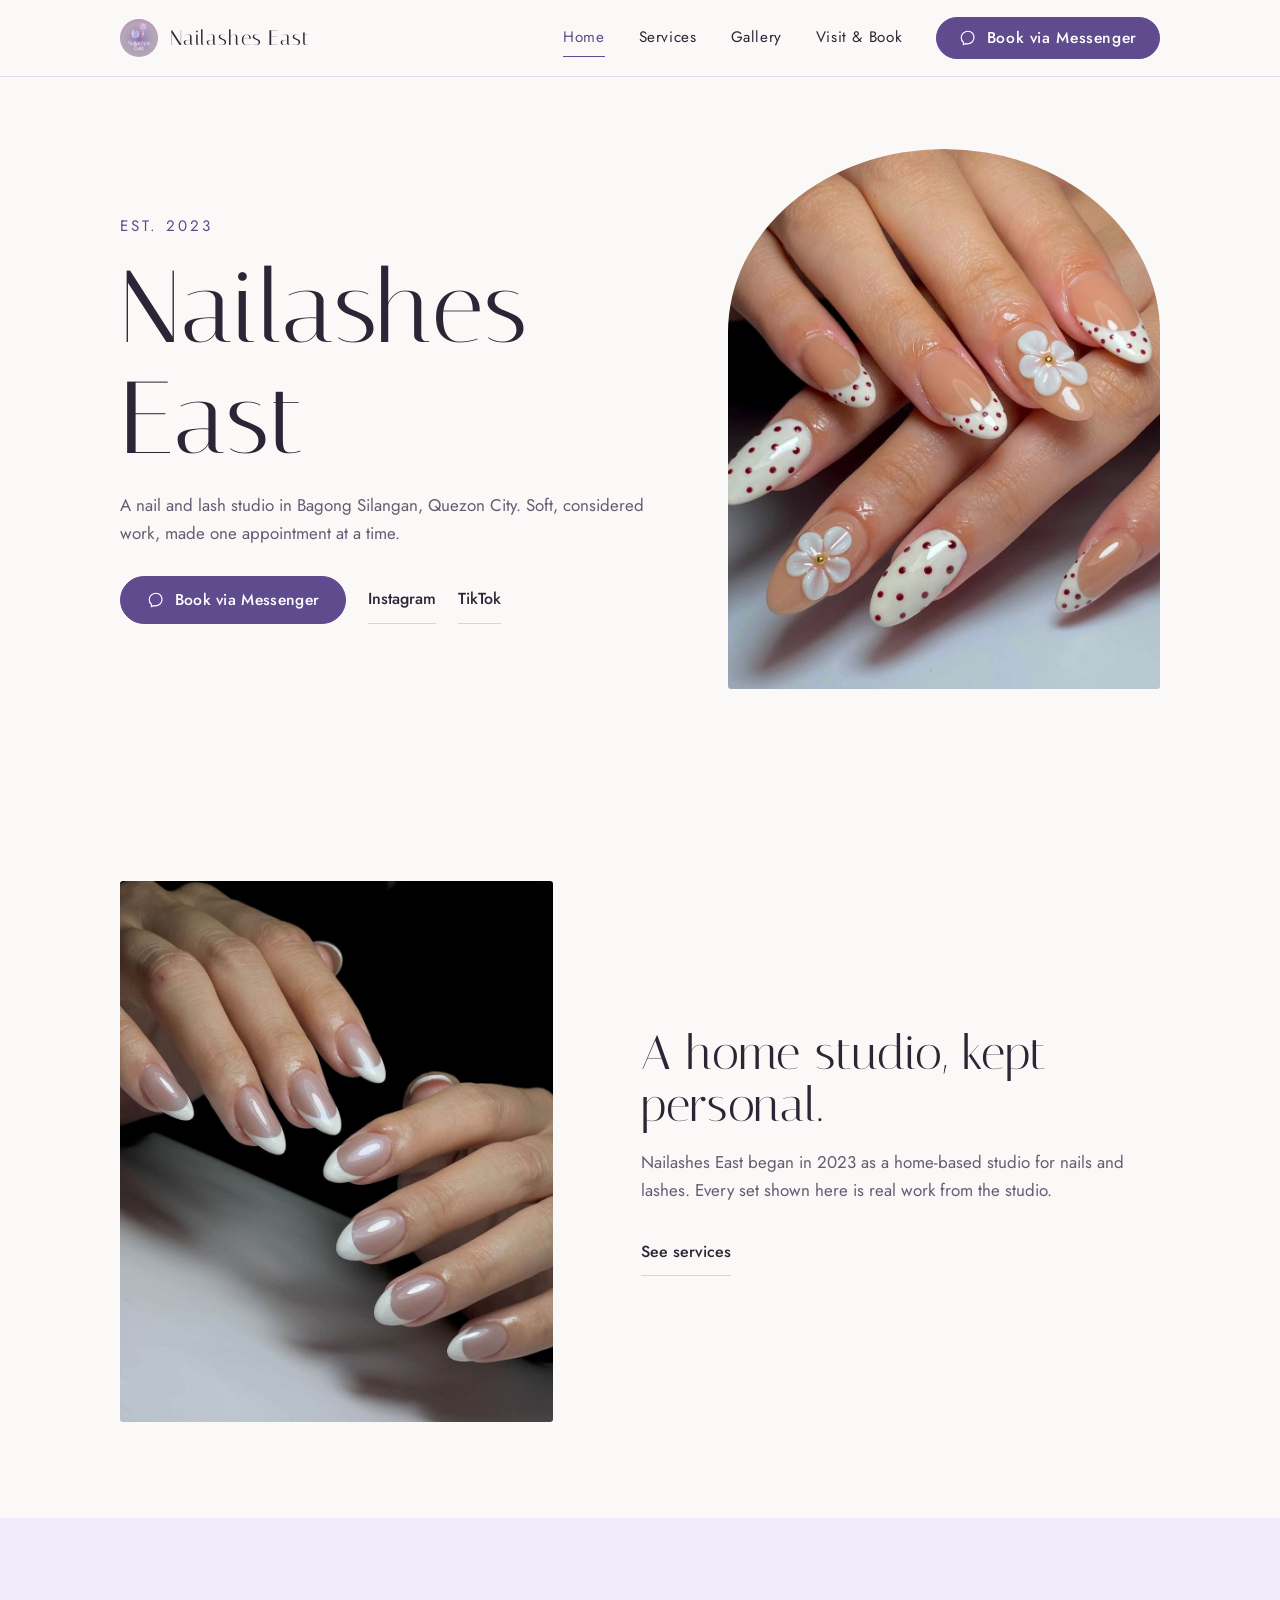
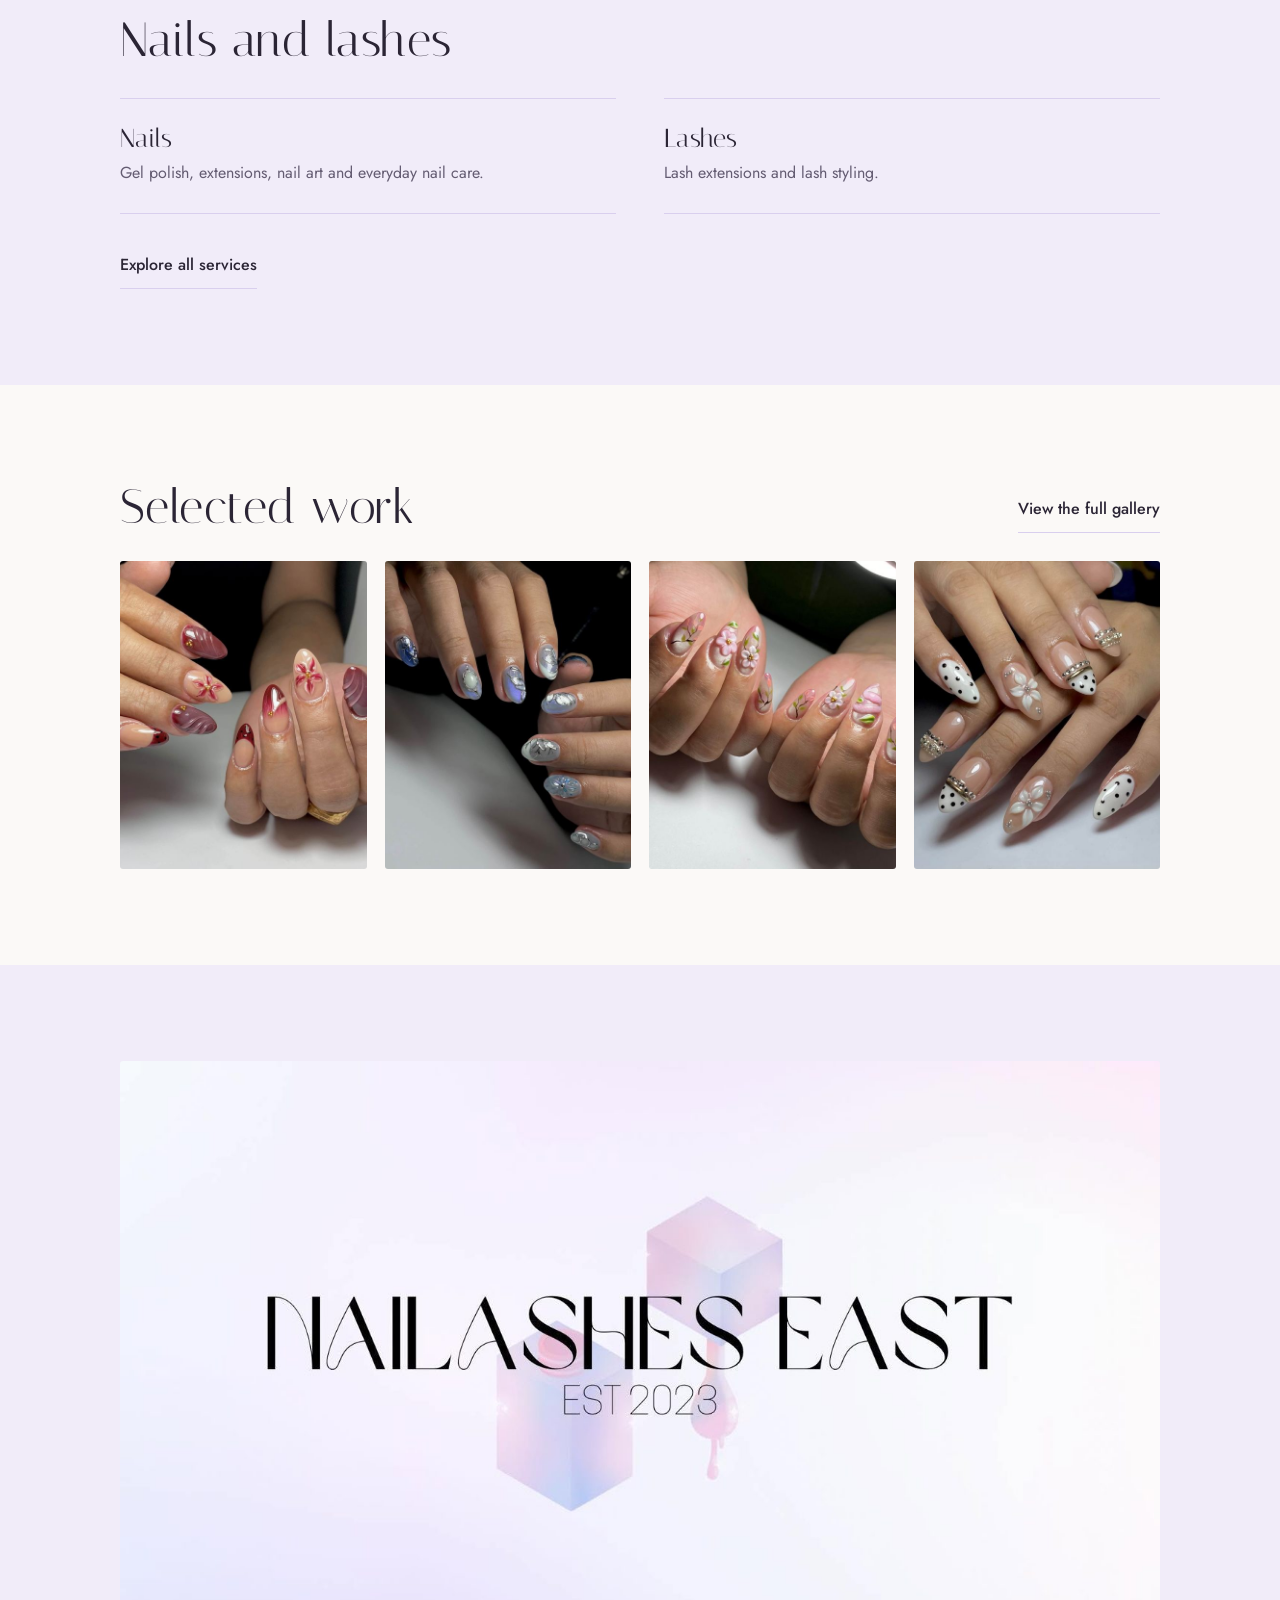
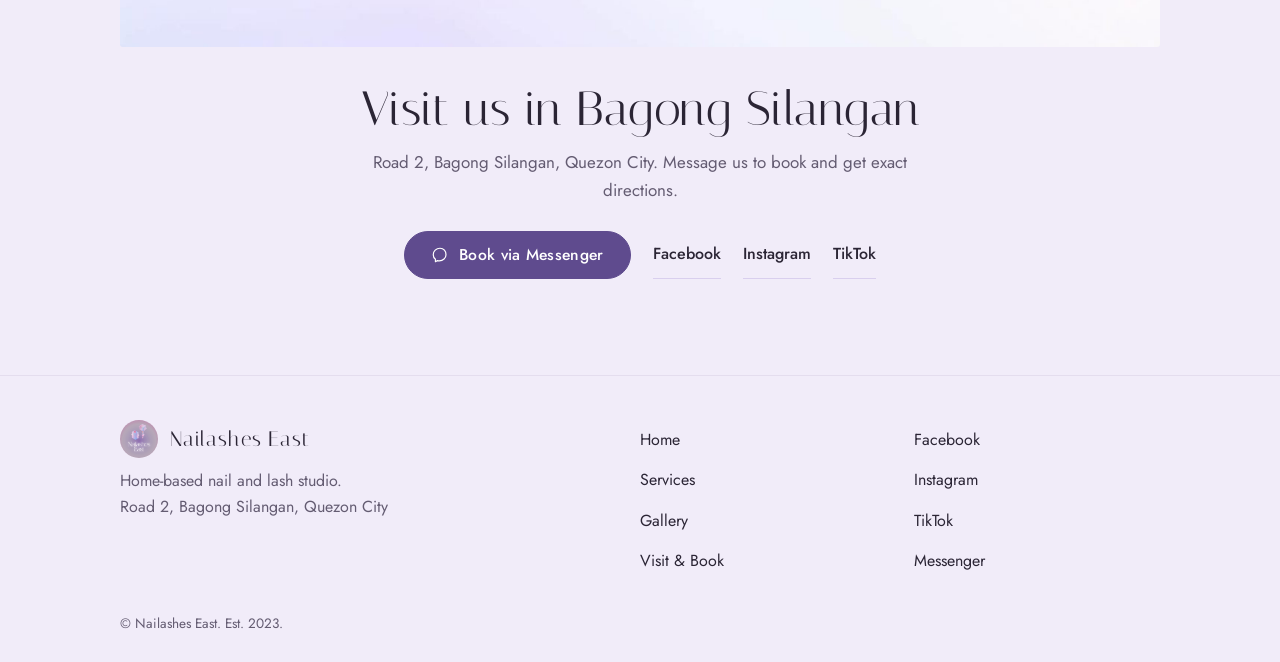
<file: index.html>
<!DOCTYPE html>
<html lang="en"><head><meta charset="utf-8">
<meta name="viewport" content="width=device-width,initial-scale=1">
<title>Nailashes East | Nail & Lash Studio, Quezon City</title><meta name="description" content="Home-based nail and lash studio in Bagong Silangan, Quezon City. Est. 2023.">
<meta name="theme-color" content="#FBF9F7">
<link rel="icon" type="image/svg+xml" href="assets/favicon.svg">
<link rel="preconnect" href="https://fonts.googleapis.com"><link rel="preconnect" href="https://fonts.gstatic.com" crossorigin>
<link rel="stylesheet" href="https://fonts.googleapis.com/css2?family=Italiana&family=Jost:wght@400;500&display=swap">
<link rel="stylesheet" href="css/style.css"></head><body>
<header class="site-header"><div class="wrap bar">
<a class="brand" href="index.html"><img src="assets/logo.jpg" alt="" width="38" height="38">Nailashes East</a>
<button class="menu-btn" aria-label="Menu" aria-expanded="false" aria-controls="nav"><span></span><span></span></button>
<nav class="nav" id="nav" aria-label="Main"><a href="index.html" aria-current="page">Home</a><a href="services.html">Services</a><a href="gallery.html">Gallery</a><a href="visit.html">Visit &amp; Book</a><a class="btn " href="https://m.me/nailashes.east.2025" target="_blank" rel="noopener"><svg viewBox="0 0 24 24" aria-hidden="true"><path d="M12 3C6.9 3 3 6.8 3 11.5c0 2.5 1.1 4.7 2.9 6.2V21l2.9-1.6c.7.2 1.4.3 2.2.3 5.1 0 9-3.8 9-8.2S17.1 3 12 3z" fill="none" stroke="currentColor" stroke-width="1.6" stroke-linejoin="round"/></svg>Book via Messenger</a></nav></div></header>
<main>
<section class="hero"><div class="wrap hero-grid">
<div><p class="est">EST. 2023</p><h1>Nailashes<br>East</h1>
<p class="lede">A nail and lash studio in Bagong Silangan, Quezon City. Soft, considered work, made one appointment at a time.</p>
<div class="row cta"><a class="btn " href="https://m.me/nailashes.east.2025" target="_blank" rel="noopener"><svg viewBox="0 0 24 24" aria-hidden="true"><path d="M12 3C6.9 3 3 6.8 3 11.5c0 2.5 1.1 4.7 2.9 6.2V21l2.9-1.6c.7.2 1.4.3 2.2.3 5.1 0 9-3.8 9-8.2S17.1 3 12 3z" fill="none" stroke="currentColor" stroke-width="1.6" stroke-linejoin="round"/></svg>Book via Messenger</a><a class="link" href="https://www.instagram.com/nailashes_east" target="_blank" rel="noopener">Instagram</a><a class="link" href="https://www.tiktok.com/@nailashes.east" target="_blank" rel="noopener">TikTok</a></div></div>
<div class="arch"><img src="assets/work-07.jpg" alt="Hands with white nails decorated with flowers and black dots" width="1200" height="1200" fetchpriority="high"></div>
</div></section>
<section class="section"><div class="wrap split">
<div class="photo rv"><img src="assets/work-01.jpg" alt="Soft white French tip nails" width="1200" height="1200" loading="lazy"></div>
<div class="rv"><h2>A home studio, kept personal.</h2>
<p class="lede">Nailashes East began in 2023 as a home-based studio for nails and lashes. Every set shown here is real work from the studio.</p>
<a class="link" href="services.html">See services</a></div></div></section>
<section class="section band"><div class="wrap rv"><h2>Nails and lashes</h2>
<div class="offer"><div><h3>Nails</h3><p>Gel polish, extensions, nail art and everyday nail care.</p></div>
<div><h3>Lashes</h3><p>Lash extensions and lash styling.</p></div></div>
<p style="margin-top:28px"><a class="link" href="services.html">Explore all services</a></p></div></section>
<section class="section"><div class="wrap"><div class="sec-head rv"><h2>Selected work</h2><a class="link" href="gallery.html">View the full gallery</a></div>
<div class="teaser rv">
<a href="gallery.html" aria-label="Open gallery"><img src="assets/thumb/work-03.jpg" alt="Nail art in red and nude tones" width="640" height="640" loading="lazy"></a>
<a href="gallery.html" aria-label="Open gallery"><img src="assets/thumb/work-05.jpg" alt="Chrome and glossy blue nails" width="640" height="640" loading="lazy"></a>
<a href="gallery.html" aria-label="Open gallery"><img src="assets/thumb/work-06.jpg" alt="Pastel nails with small charms" width="640" height="640" loading="lazy"></a>
<a href="gallery.html" aria-label="Open gallery"><img src="assets/thumb/work-02.jpg" alt="Polka dot nails with flower details" width="640" height="640" loading="lazy"></a></div></div></section>
<section class="section band"><div class="wrap close rv">
<div class="banner"><img src="assets/banner.jpg" alt="Nailashes East" width="1400" height="789" loading="lazy"></div>
<h2>Visit us in Bagong Silangan</h2>
<p class="lede">Road 2, Bagong Silangan, Quezon City. Message us to book and get exact directions.</p>
<div class="row cta"><a class="btn " href="https://m.me/nailashes.east.2025" target="_blank" rel="noopener"><svg viewBox="0 0 24 24" aria-hidden="true"><path d="M12 3C6.9 3 3 6.8 3 11.5c0 2.5 1.1 4.7 2.9 6.2V21l2.9-1.6c.7.2 1.4.3 2.2.3 5.1 0 9-3.8 9-8.2S17.1 3 12 3z" fill="none" stroke="currentColor" stroke-width="1.6" stroke-linejoin="round"/></svg>Book via Messenger</a><a class="link" href="https://www.facebook.com/nailashes.east.2025" target="_blank" rel="noopener">Facebook</a><a class="link" href="https://www.instagram.com/nailashes_east" target="_blank" rel="noopener">Instagram</a><a class="link" href="https://www.tiktok.com/@nailashes.east" target="_blank" rel="noopener">TikTok</a></div></div></section></main>
<footer class="site-footer"><div class="wrap"><div class="foot">
<div><a class="brand" href="index.html"><img src="assets/logo.jpg" alt="" width="38" height="38">Nailashes East</a>
<p class="muted">Home-based nail and lash studio.<br>Road 2, Bagong Silangan, Quezon City</p></div>
<nav aria-label="Footer"><a href="index.html">Home</a><a href="services.html">Services</a><a href="gallery.html">Gallery</a><a href="visit.html">Visit &amp; Book</a></nav>
<div class="soc"><a href="https://www.facebook.com/nailashes.east.2025" target="_blank" rel="noopener">Facebook</a><a href="https://www.instagram.com/nailashes_east" target="_blank" rel="noopener">Instagram</a><a href="https://www.tiktok.com/@nailashes.east" target="_blank" rel="noopener">TikTok</a><a href="https://m.me/nailashes.east.2025" target="_blank" rel="noopener">Messenger</a></div></div>
<p class="fine">&copy; Nailashes East. Est. 2023.</p></div></footer>
<div class="dock"><a class="btn " href="https://m.me/nailashes.east.2025" target="_blank" rel="noopener"><svg viewBox="0 0 24 24" aria-hidden="true"><path d="M12 3C6.9 3 3 6.8 3 11.5c0 2.5 1.1 4.7 2.9 6.2V21l2.9-1.6c.7.2 1.4.3 2.2.3 5.1 0 9-3.8 9-8.2S17.1 3 12 3z" fill="none" stroke="currentColor" stroke-width="1.6" stroke-linejoin="round"/></svg>Book via Messenger</a></div>
<script src="js/main.js"></script></body></html>
</file>
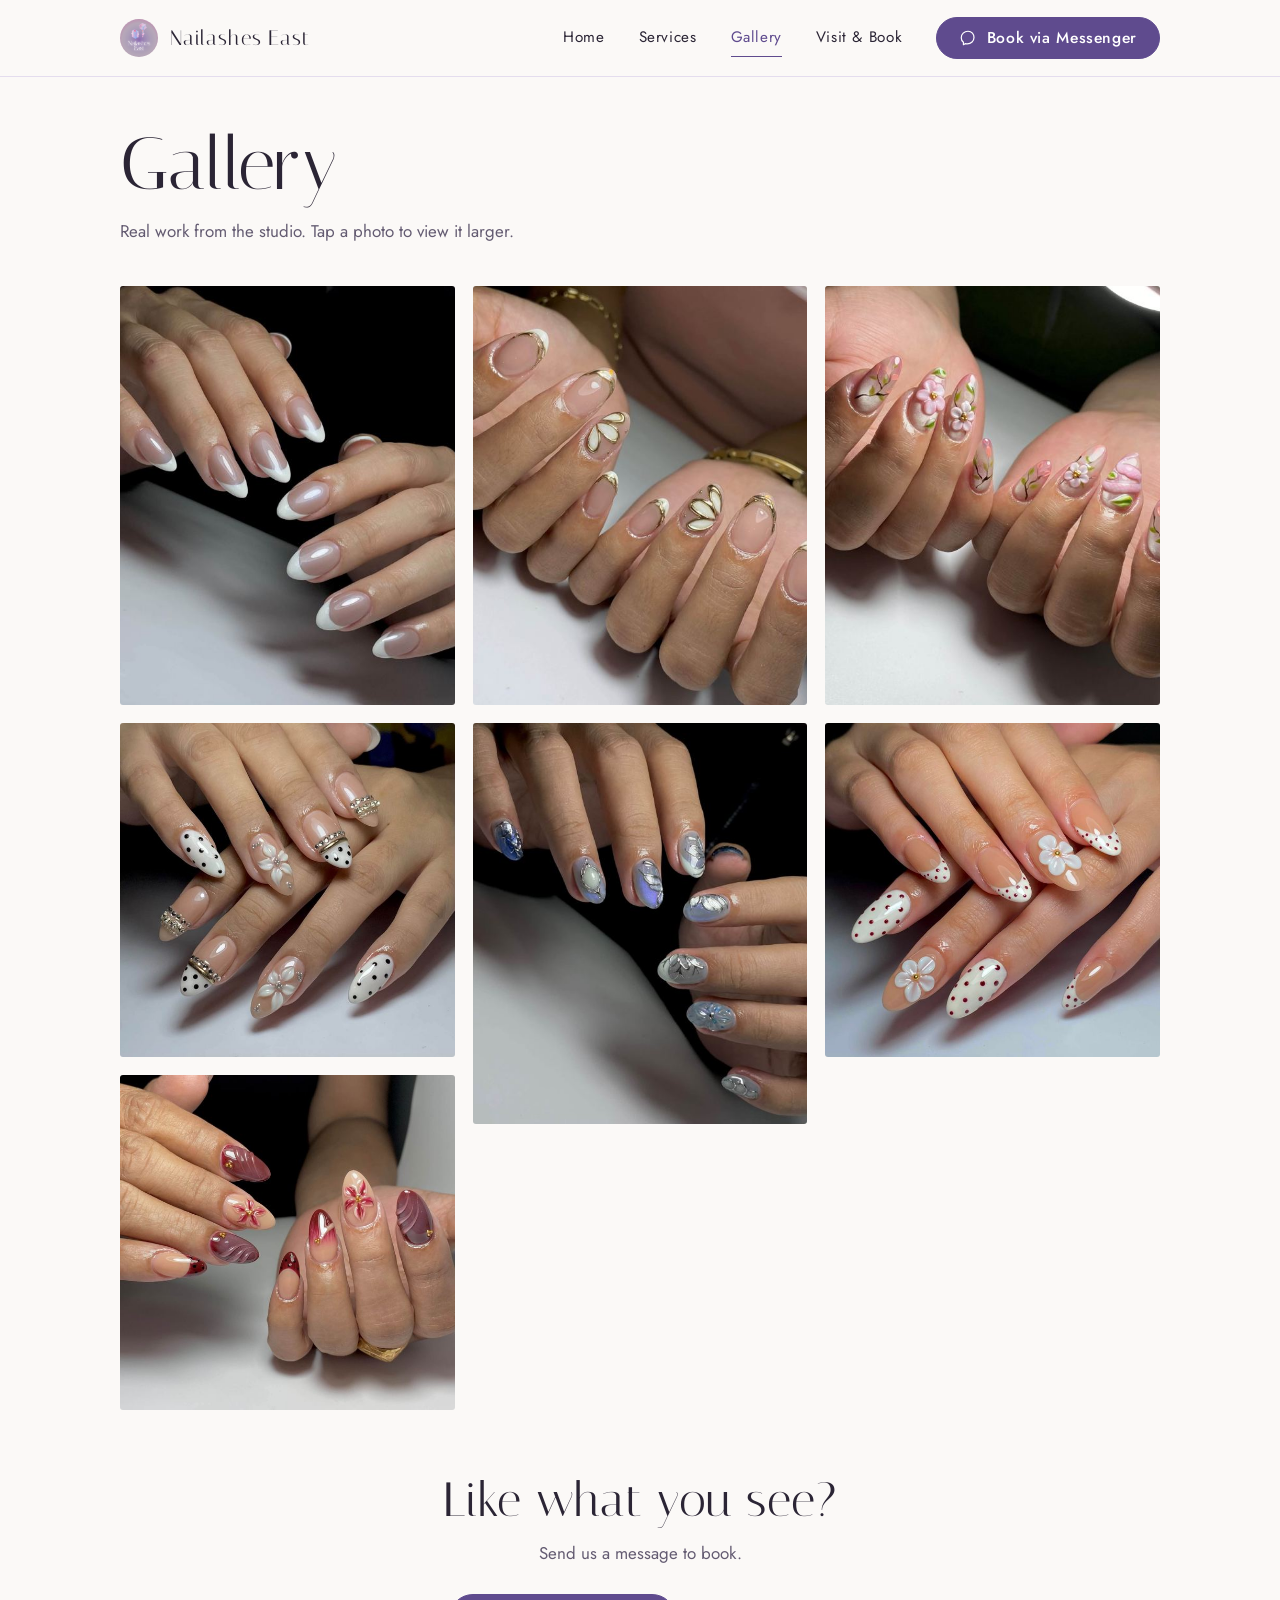
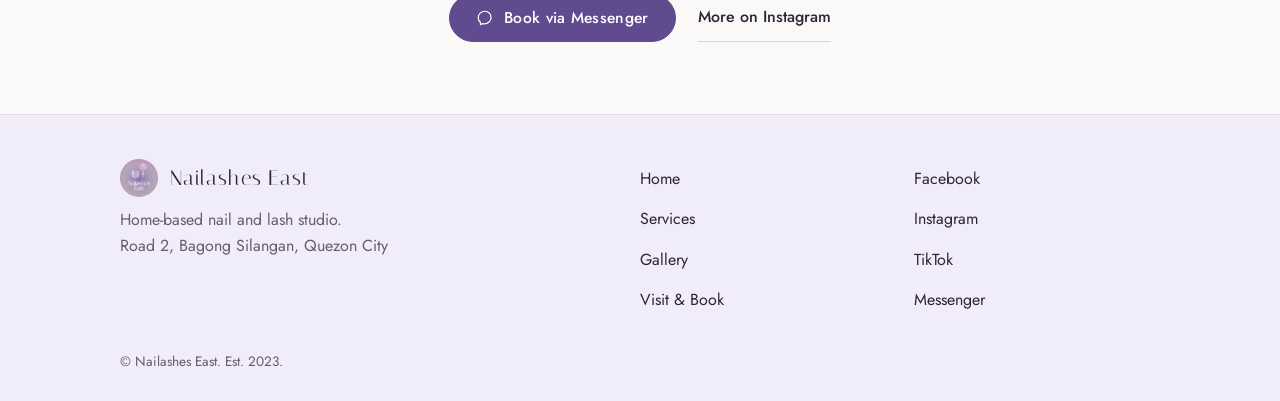
<file: gallery.html>
<!DOCTYPE html>
<html lang="en"><head><meta charset="utf-8">
<meta name="viewport" content="width=device-width,initial-scale=1">
<title>Gallery | Nailashes East</title><meta name="description" content="Real nail work from Nailashes East.">
<meta name="theme-color" content="#FBF9F7">
<link rel="icon" type="image/svg+xml" href="assets/favicon.svg">
<link rel="preconnect" href="https://fonts.googleapis.com"><link rel="preconnect" href="https://fonts.gstatic.com" crossorigin>
<link rel="stylesheet" href="https://fonts.googleapis.com/css2?family=Italiana&family=Jost:wght@400;500&display=swap">
<link rel="stylesheet" href="css/style.css"></head><body>
<header class="site-header"><div class="wrap bar">
<a class="brand" href="index.html"><img src="assets/logo.jpg" alt="" width="38" height="38">Nailashes East</a>
<button class="menu-btn" aria-label="Menu" aria-expanded="false" aria-controls="nav"><span></span><span></span></button>
<nav class="nav" id="nav" aria-label="Main"><a href="index.html">Home</a><a href="services.html">Services</a><a href="gallery.html" aria-current="page">Gallery</a><a href="visit.html">Visit &amp; Book</a><a class="btn " href="https://m.me/nailashes.east.2025" target="_blank" rel="noopener"><svg viewBox="0 0 24 24" aria-hidden="true"><path d="M12 3C6.9 3 3 6.8 3 11.5c0 2.5 1.1 4.7 2.9 6.2V21l2.9-1.6c.7.2 1.4.3 2.2.3 5.1 0 9-3.8 9-8.2S17.1 3 12 3z" fill="none" stroke="currentColor" stroke-width="1.6" stroke-linejoin="round"/></svg>Book via Messenger</a></nav></div></header>
<main><div class="wrap"><div class="page-title"><h1>Gallery</h1>
<p class="lede">Real work from the studio. Tap a photo to view it larger.</p></div>
<div class="masonry"><button type="button" data-full="assets/work-01.jpg" data-alt="Soft white French tip nails" style="aspect-ratio:4/5" aria-label="Open photo 1 of 7"><img src="assets/thumb/work-01.jpg" alt="Soft white French tip nails" width="640" height="640" loading="lazy"></button><button type="button" data-full="assets/work-02.jpg" data-alt="Polka dot nails with flower details" style="aspect-ratio:1/1" aria-label="Open photo 2 of 7"><img src="assets/thumb/work-02.jpg" alt="Polka dot nails with flower details" width="640" height="640" loading="lazy"></button><button type="button" data-full="assets/work-03.jpg" data-alt="Red and nude nail art" style="aspect-ratio:1/1" aria-label="Open photo 3 of 7"><img src="assets/thumb/work-03.jpg" alt="Red and nude nail art" width="640" height="640" loading="lazy"></button><button type="button" data-full="assets/work-04.jpg" data-alt="Nails with gold line details and charms" style="aspect-ratio:4/5" aria-label="Open photo 4 of 7"><img src="assets/thumb/work-04.jpg" alt="Nails with gold line details and charms" width="640" height="640" loading="lazy"></button><button type="button" data-full="assets/work-05.jpg" data-alt="Chrome and glossy blue nails" style="aspect-ratio:5/6" aria-label="Open photo 5 of 7"><img src="assets/thumb/work-05.jpg" alt="Chrome and glossy blue nails" width="640" height="640" loading="lazy"></button><button type="button" data-full="assets/work-06.jpg" data-alt="Pastel nails with small charms" style="aspect-ratio:4/5" aria-label="Open photo 6 of 7"><img src="assets/thumb/work-06.jpg" alt="Pastel nails with small charms" width="640" height="640" loading="lazy"></button><button type="button" data-full="assets/work-07.jpg" data-alt="White nails with flowers and black dots" style="aspect-ratio:1/1" aria-label="Open photo 7 of 7"><img src="assets/thumb/work-07.jpg" alt="White nails with flowers and black dots" width="640" height="640" loading="lazy"></button></div>
<div class="close rv" style="padding-bottom:72px"><h2>Like what you see?</h2><p class="lede">Send us a message to book.</p><div class="row cta"><a class="btn " href="https://m.me/nailashes.east.2025" target="_blank" rel="noopener"><svg viewBox="0 0 24 24" aria-hidden="true"><path d="M12 3C6.9 3 3 6.8 3 11.5c0 2.5 1.1 4.7 2.9 6.2V21l2.9-1.6c.7.2 1.4.3 2.2.3 5.1 0 9-3.8 9-8.2S17.1 3 12 3z" fill="none" stroke="currentColor" stroke-width="1.6" stroke-linejoin="round"/></svg>Book via Messenger</a><a class="link" href="https://www.instagram.com/nailashes_east" target="_blank" rel="noopener">More on Instagram</a></div></div></div></main>
<footer class="site-footer"><div class="wrap"><div class="foot">
<div><a class="brand" href="index.html"><img src="assets/logo.jpg" alt="" width="38" height="38">Nailashes East</a>
<p class="muted">Home-based nail and lash studio.<br>Road 2, Bagong Silangan, Quezon City</p></div>
<nav aria-label="Footer"><a href="index.html">Home</a><a href="services.html">Services</a><a href="gallery.html">Gallery</a><a href="visit.html">Visit &amp; Book</a></nav>
<div class="soc"><a href="https://www.facebook.com/nailashes.east.2025" target="_blank" rel="noopener">Facebook</a><a href="https://www.instagram.com/nailashes_east" target="_blank" rel="noopener">Instagram</a><a href="https://www.tiktok.com/@nailashes.east" target="_blank" rel="noopener">TikTok</a><a href="https://m.me/nailashes.east.2025" target="_blank" rel="noopener">Messenger</a></div></div>
<p class="fine">&copy; Nailashes East. Est. 2023.</p></div></footer>
<div class="dock"><a class="btn " href="https://m.me/nailashes.east.2025" target="_blank" rel="noopener"><svg viewBox="0 0 24 24" aria-hidden="true"><path d="M12 3C6.9 3 3 6.8 3 11.5c0 2.5 1.1 4.7 2.9 6.2V21l2.9-1.6c.7.2 1.4.3 2.2.3 5.1 0 9-3.8 9-8.2S17.1 3 12 3z" fill="none" stroke="currentColor" stroke-width="1.6" stroke-linejoin="round"/></svg>Book via Messenger</a></div>
<script src="js/main.js"></script></body></html>
</file>
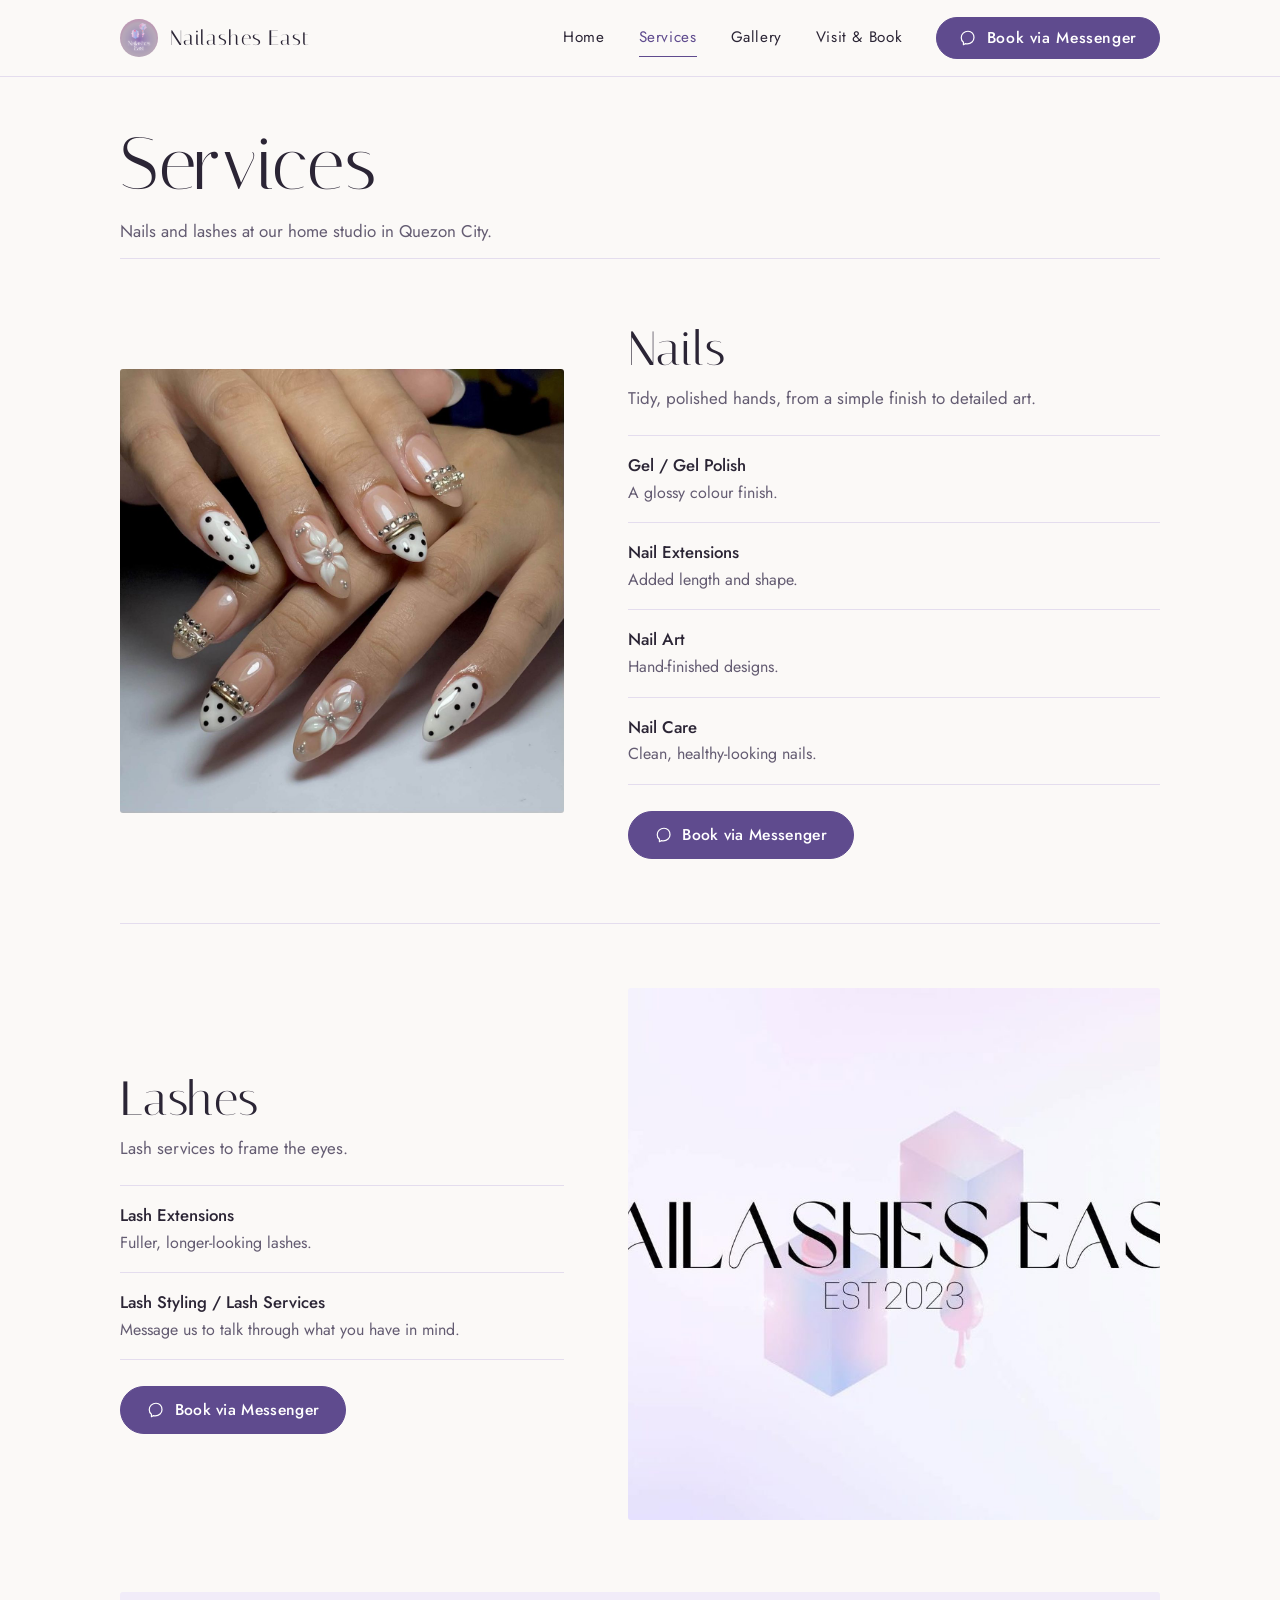
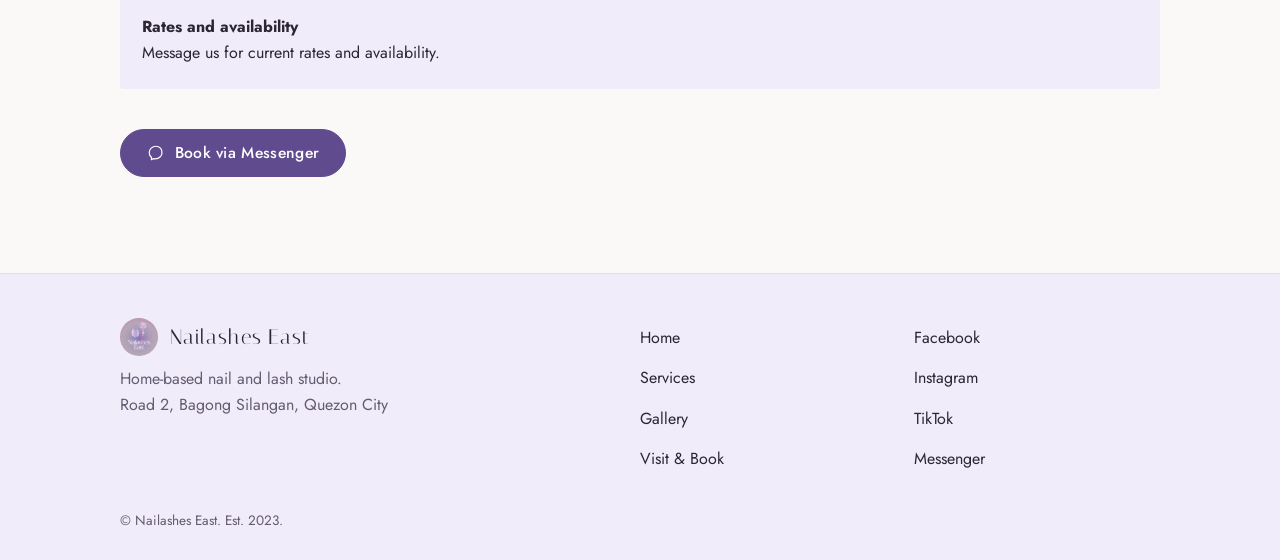
<file: services.html>
<!DOCTYPE html>
<html lang="en"><head><meta charset="utf-8">
<meta name="viewport" content="width=device-width,initial-scale=1">
<title>Services | Nailashes East</title><meta name="description" content="Nail and lash services at Nailashes East, Quezon City. Message us for rates.">
<meta name="theme-color" content="#FBF9F7">
<link rel="icon" type="image/svg+xml" href="assets/favicon.svg">
<link rel="preconnect" href="https://fonts.googleapis.com"><link rel="preconnect" href="https://fonts.gstatic.com" crossorigin>
<link rel="stylesheet" href="https://fonts.googleapis.com/css2?family=Italiana&family=Jost:wght@400;500&display=swap">
<link rel="stylesheet" href="css/style.css"></head><body>
<header class="site-header"><div class="wrap bar">
<a class="brand" href="index.html"><img src="assets/logo.jpg" alt="" width="38" height="38">Nailashes East</a>
<button class="menu-btn" aria-label="Menu" aria-expanded="false" aria-controls="nav"><span></span><span></span></button>
<nav class="nav" id="nav" aria-label="Main"><a href="index.html">Home</a><a href="services.html" aria-current="page">Services</a><a href="gallery.html">Gallery</a><a href="visit.html">Visit &amp; Book</a><a class="btn " href="https://m.me/nailashes.east.2025" target="_blank" rel="noopener"><svg viewBox="0 0 24 24" aria-hidden="true"><path d="M12 3C6.9 3 3 6.8 3 11.5c0 2.5 1.1 4.7 2.9 6.2V21l2.9-1.6c.7.2 1.4.3 2.2.3 5.1 0 9-3.8 9-8.2S17.1 3 12 3z" fill="none" stroke="currentColor" stroke-width="1.6" stroke-linejoin="round"/></svg>Book via Messenger</a></nav></div></header>
<main><div class="wrap"><div class="page-title"><h1>Services</h1>
<p class="lede">Nails and lashes at our home studio in Quezon City.</p></div>
<section class="svc  rv"><div class="photo"><img src="assets/work-02.jpg" alt="Polka dot nails with flower details" width="1200" height="1200" loading="lazy"></div>
<div><h2>Nails</h2><p class="lede">Tidy, polished hands, from a simple finish to detailed art.</p><ul><li><strong>Gel / Gel Polish</strong><span>A glossy colour finish.</span></li><li><strong>Nail Extensions</strong><span>Added length and shape.</span></li><li><strong>Nail Art</strong><span>Hand-finished designs.</span></li><li><strong>Nail Care</strong><span>Clean, healthy-looking nails.</span></li></ul><a class="btn " href="https://m.me/nailashes.east.2025" target="_blank" rel="noopener"><svg viewBox="0 0 24 24" aria-hidden="true"><path d="M12 3C6.9 3 3 6.8 3 11.5c0 2.5 1.1 4.7 2.9 6.2V21l2.9-1.6c.7.2 1.4.3 2.2.3 5.1 0 9-3.8 9-8.2S17.1 3 12 3z" fill="none" stroke="currentColor" stroke-width="1.6" stroke-linejoin="round"/></svg>Book via Messenger</a></div></section>
<section class="svc flip rv"><div class="photo"><img src="assets/banner.jpg" alt="Nailashes East brand artwork" width="1200" height="1200" loading="lazy"></div>
<div><h2>Lashes</h2><p class="lede">Lash services to frame the eyes.</p><ul><li><strong>Lash Extensions</strong><span>Fuller, longer-looking lashes.</span></li><li><strong>Lash Styling / Lash Services</strong><span>Message us to talk through what you have in mind.</span></li></ul><a class="btn " href="https://m.me/nailashes.east.2025" target="_blank" rel="noopener"><svg viewBox="0 0 24 24" aria-hidden="true"><path d="M12 3C6.9 3 3 6.8 3 11.5c0 2.5 1.1 4.7 2.9 6.2V21l2.9-1.6c.7.2 1.4.3 2.2.3 5.1 0 9-3.8 9-8.2S17.1 3 12 3z" fill="none" stroke="currentColor" stroke-width="1.6" stroke-linejoin="round"/></svg>Book via Messenger</a></div></section>
<div class="note rv"><p><strong>Rates and availability</strong><br>Message us for current rates and availability.</p></div>
<div class="section" style="padding-top:40px"><a class="btn " href="https://m.me/nailashes.east.2025" target="_blank" rel="noopener"><svg viewBox="0 0 24 24" aria-hidden="true"><path d="M12 3C6.9 3 3 6.8 3 11.5c0 2.5 1.1 4.7 2.9 6.2V21l2.9-1.6c.7.2 1.4.3 2.2.3 5.1 0 9-3.8 9-8.2S17.1 3 12 3z" fill="none" stroke="currentColor" stroke-width="1.6" stroke-linejoin="round"/></svg>Book via Messenger</a></div></div></main>
<footer class="site-footer"><div class="wrap"><div class="foot">
<div><a class="brand" href="index.html"><img src="assets/logo.jpg" alt="" width="38" height="38">Nailashes East</a>
<p class="muted">Home-based nail and lash studio.<br>Road 2, Bagong Silangan, Quezon City</p></div>
<nav aria-label="Footer"><a href="index.html">Home</a><a href="services.html">Services</a><a href="gallery.html">Gallery</a><a href="visit.html">Visit &amp; Book</a></nav>
<div class="soc"><a href="https://www.facebook.com/nailashes.east.2025" target="_blank" rel="noopener">Facebook</a><a href="https://www.instagram.com/nailashes_east" target="_blank" rel="noopener">Instagram</a><a href="https://www.tiktok.com/@nailashes.east" target="_blank" rel="noopener">TikTok</a><a href="https://m.me/nailashes.east.2025" target="_blank" rel="noopener">Messenger</a></div></div>
<p class="fine">&copy; Nailashes East. Est. 2023.</p></div></footer>
<div class="dock"><a class="btn " href="https://m.me/nailashes.east.2025" target="_blank" rel="noopener"><svg viewBox="0 0 24 24" aria-hidden="true"><path d="M12 3C6.9 3 3 6.8 3 11.5c0 2.5 1.1 4.7 2.9 6.2V21l2.9-1.6c.7.2 1.4.3 2.2.3 5.1 0 9-3.8 9-8.2S17.1 3 12 3z" fill="none" stroke="currentColor" stroke-width="1.6" stroke-linejoin="round"/></svg>Book via Messenger</a></div>
<script src="js/main.js"></script></body></html>
</file>
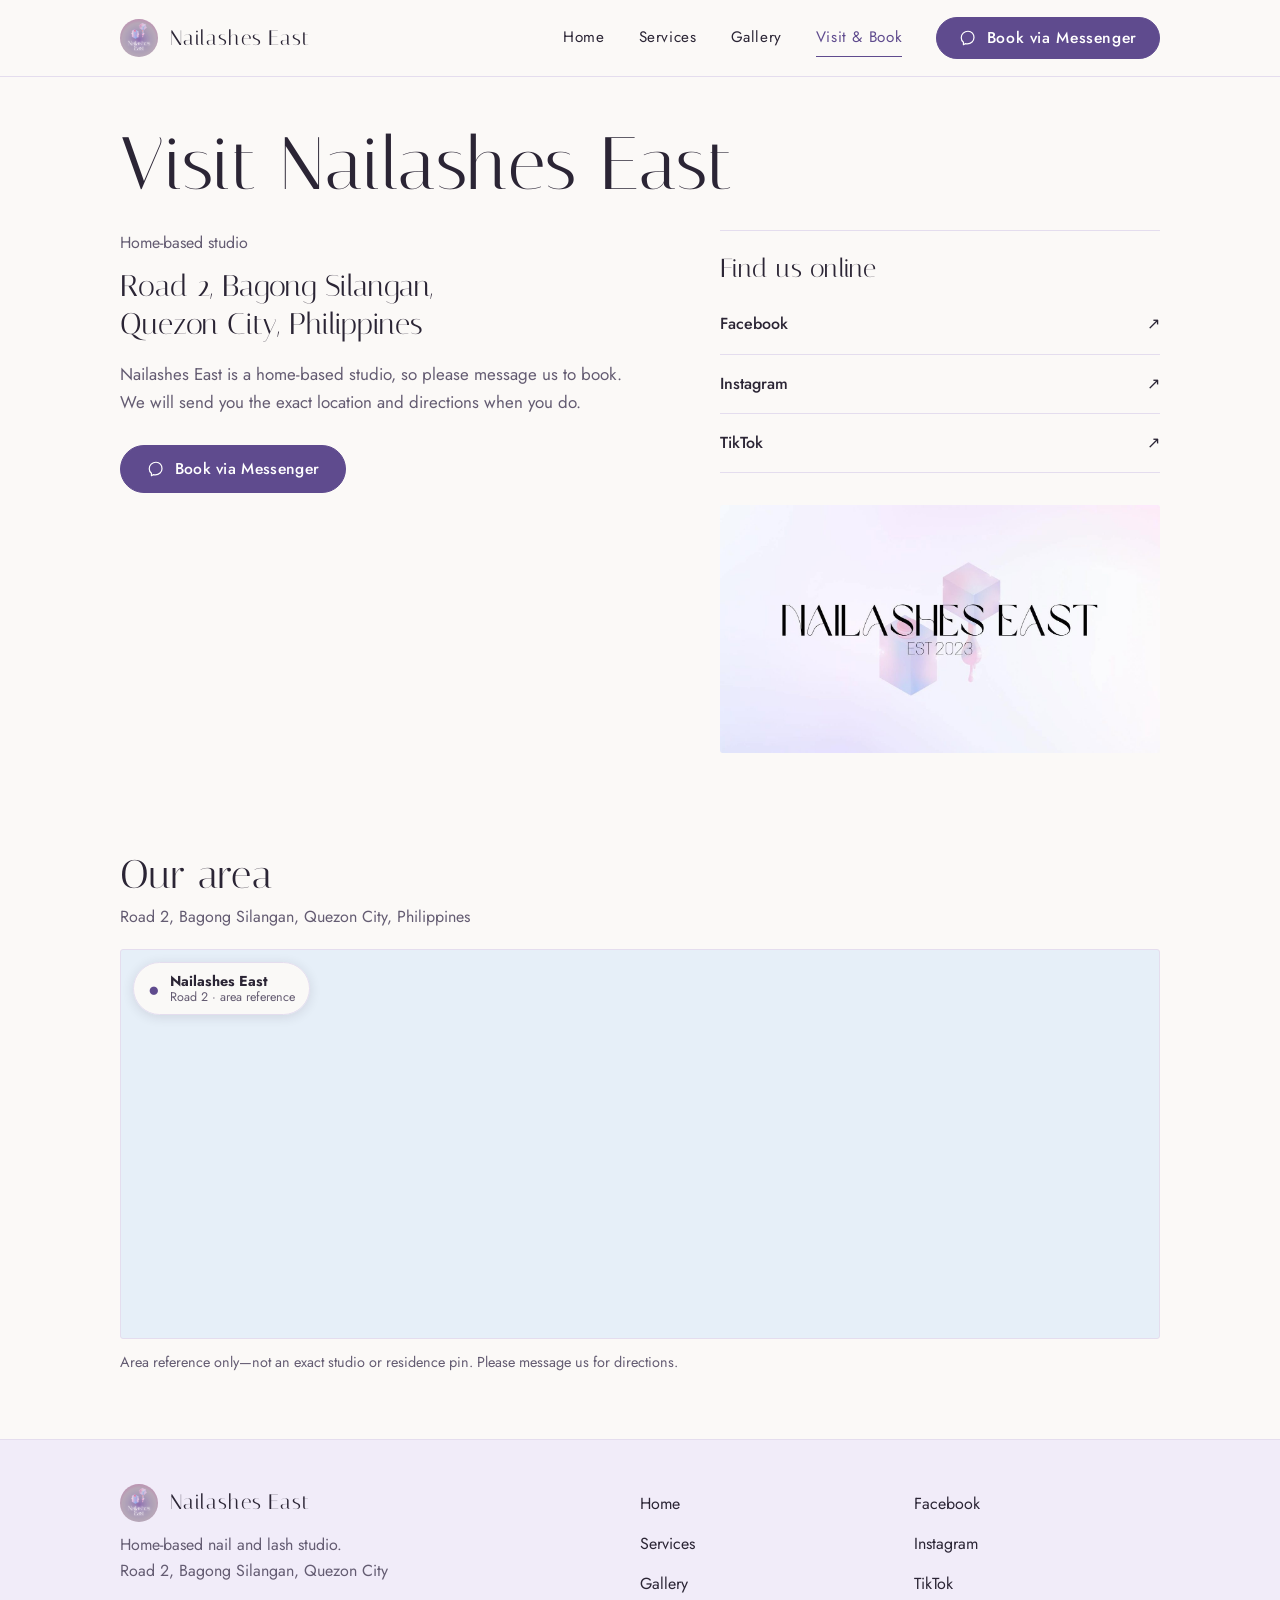
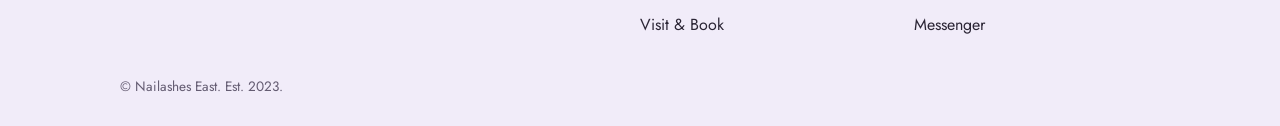
<file: visit.html>
<!DOCTYPE html>
<html lang="en"><head><meta charset="utf-8">
<meta name="viewport" content="width=device-width,initial-scale=1">
<title>Visit & Book | Nailashes East</title><meta name="description" content="Book via Messenger and find Nailashes East in Bagong Silangan, Quezon City.">
<meta name="theme-color" content="#FBF9F7">
<link rel="icon" type="image/svg+xml" href="assets/favicon.svg">
<link rel="preconnect" href="https://fonts.googleapis.com"><link rel="preconnect" href="https://fonts.gstatic.com" crossorigin>
<link rel="stylesheet" href="https://fonts.googleapis.com/css2?family=Italiana&family=Jost:wght@400;500&display=swap">
<link rel="stylesheet" href="css/style.css"></head><body>
<header class="site-header"><div class="wrap bar">
<a class="brand" href="index.html"><img src="assets/logo.jpg" alt="" width="38" height="38">Nailashes East</a>
<button class="menu-btn" aria-label="Menu" aria-expanded="false" aria-controls="nav"><span></span><span></span></button>
<nav class="nav" id="nav" aria-label="Main"><a href="index.html">Home</a><a href="services.html">Services</a><a href="gallery.html">Gallery</a><a href="visit.html" aria-current="page">Visit &amp; Book</a><a class="btn " href="https://m.me/nailashes.east.2025" target="_blank" rel="noopener"><svg viewBox="0 0 24 24" aria-hidden="true"><path d="M12 3C6.9 3 3 6.8 3 11.5c0 2.5 1.1 4.7 2.9 6.2V21l2.9-1.6c.7.2 1.4.3 2.2.3 5.1 0 9-3.8 9-8.2S17.1 3 12 3z" fill="none" stroke="currentColor" stroke-width="1.6" stroke-linejoin="round"/></svg>Book via Messenger</a></nav></div></header>
<main><div class="wrap"><div class="page-title"><h1>Visit Nailashes East</h1></div>
<div class="visit-grid"><div class="rv"><p class="muted">Home-based studio</p>
<p class="addr">Road 2, Bagong Silangan,<br>Quezon City, Philippines</p>
<p class="lede" style="margin-bottom:28px">Nailashes East is a home-based studio, so please message us to book. We will send you the exact location and directions when you do.</p><a class="btn " href="https://m.me/nailashes.east.2025" target="_blank" rel="noopener"><svg viewBox="0 0 24 24" aria-hidden="true"><path d="M12 3C6.9 3 3 6.8 3 11.5c0 2.5 1.1 4.7 2.9 6.2V21l2.9-1.6c.7.2 1.4.3 2.2.3 5.1 0 9-3.8 9-8.2S17.1 3 12 3z" fill="none" stroke="currentColor" stroke-width="1.6" stroke-linejoin="round"/></svg>Book via Messenger</a></div>
<div class="rv"><div class="panel"><h3>Find us online</h3><div class="socials"><a href="https://www.facebook.com/nailashes.east.2025" target="_blank" rel="noopener"><span>Facebook</span><span aria-hidden="true">&#8599;</span></a><a href="https://www.instagram.com/nailashes_east" target="_blank" rel="noopener"><span>Instagram</span><span aria-hidden="true">&#8599;</span></a><a href="https://www.tiktok.com/@nailashes.east" target="_blank" rel="noopener"><span>TikTok</span><span aria-hidden="true">&#8599;</span></a></div></div>
<div class="banner" style="margin-top:32px"><img src="assets/banner.jpg" alt="Nailashes East" width="1400" height="789" loading="lazy"></div></div></div>
<section class="location-map" aria-labelledby="map-title"><div class="map-heading"><div><h2 id="map-title">Our area</h2><p class="muted">Road 2, Bagong Silangan, Quezon City, Philippines</p></div></div><div class="map-frame"><iframe title="Map of Bagong Silangan, Quezon City, with an approximate area marker" src="https://www.openstreetmap.org/export/embed.html?bbox=121.0954%2C14.6930%2C121.1185%2C14.7307&amp;layer=mapnik&amp;marker=14.7118%2C121.1069" loading="lazy" referrerpolicy="no-referrer-when-downgrade" allowfullscreen></iframe><div class="map-pin-label"><span aria-hidden="true">&#9679;</span><span><strong>Nailashes East</strong><small>Road 2 · area reference</small></span></div></div><p class="map-note">Area reference only—not an exact studio or residence pin. Please message us for directions.</p></section></div></main>
<footer class="site-footer"><div class="wrap"><div class="foot">
<div><a class="brand" href="index.html"><img src="assets/logo.jpg" alt="" width="38" height="38">Nailashes East</a>
<p class="muted">Home-based nail and lash studio.<br>Road 2, Bagong Silangan, Quezon City</p></div>
<nav aria-label="Footer"><a href="index.html">Home</a><a href="services.html">Services</a><a href="gallery.html">Gallery</a><a href="visit.html">Visit &amp; Book</a></nav>
<div class="soc"><a href="https://www.facebook.com/nailashes.east.2025" target="_blank" rel="noopener">Facebook</a><a href="https://www.instagram.com/nailashes_east" target="_blank" rel="noopener">Instagram</a><a href="https://www.tiktok.com/@nailashes.east" target="_blank" rel="noopener">TikTok</a><a href="https://m.me/nailashes.east.2025" target="_blank" rel="noopener">Messenger</a></div></div>
<p class="fine">&copy; Nailashes East. Est. 2023.</p></div></footer>
<div class="dock"><a class="btn " href="https://m.me/nailashes.east.2025" target="_blank" rel="noopener"><svg viewBox="0 0 24 24" aria-hidden="true"><path d="M12 3C6.9 3 3 6.8 3 11.5c0 2.5 1.1 4.7 2.9 6.2V21l2.9-1.6c.7.2 1.4.3 2.2.3 5.1 0 9-3.8 9-8.2S17.1 3 12 3z" fill="none" stroke="currentColor" stroke-width="1.6" stroke-linejoin="round"/></svg>Book via Messenger</a></div>
<script src="js/main.js"></script></body></html>
</file>
<file: css/style.css>
:root{--ivory:#FBF9F7;--tint:#F1ECF9;--lav:#D9CFEE;--pink:#F4DCE4;--blue:#E6EFF8;--violet:#5F4B8E;--ink:#2B2535;--muted:#645C72;--line:#E4DDEE;--r:3px;--max:1120px;--gut:20px;
--display:'Italiana','Cormorant Garamond',Georgia,serif;--body:'Jost','Helvetica Neue',Arial,sans-serif}
*,*::before,*::after{box-sizing:border-box}
html{scroll-behavior:smooth;-webkit-text-size-adjust:100%}
body{margin:0;background:var(--ivory);color:var(--ink);font:400 1rem/1.65 var(--body);overflow-x:hidden;padding-bottom:76px}
img{display:block;max-width:100%;height:auto}
a{color:inherit}
h1,h2,h3{font-family:var(--display);font-weight:400;line-height:1.08;margin:0;letter-spacing:.01em}
h2{font-size:clamp(2rem,8vw,3rem)}h3{font-size:1.6rem}
p{margin:0}
.wrap{width:100%;max-width:var(--max);margin:0 auto;padding:0 var(--gut)}
.section{padding:64px 0}
.muted{color:var(--muted)}
.lede{font-size:1.06rem;color:var(--muted);max-width:34em}
:focus-visible{outline:2px solid var(--violet);outline-offset:3px}
/* buttons */
.btn{display:inline-flex;align-items:center;justify-content:center;gap:.6rem;min-height:48px;padding:0 26px;border-radius:999px;background:var(--violet);color:#fff;text-decoration:none;font-weight:500;font-size:.98rem;letter-spacing:.02em;border:1px solid var(--violet);transition:background .25s,color .25s,transform .25s}
.btn svg{width:18px;height:18px}
.btn:hover{background:var(--ink);border-color:var(--ink)}
.btn.ghost{background:transparent;color:var(--ink);border-color:var(--ink)}
.btn.ghost:hover{background:var(--ink);color:#fff}
.link{display:inline-block;padding:10px 0;text-decoration:none;border-bottom:1px solid var(--lav);font-weight:500;transition:border-color .25s,color .25s}
.link:hover{color:var(--violet);border-color:var(--violet)}
.row{display:flex;flex-wrap:wrap;gap:6px 22px;align-items:center}
.row.cta{gap:14px 22px}
/* header */
.site-header{position:sticky;top:0;z-index:40;background:rgba(251,249,247,.96);border-bottom:1px solid var(--line)}
.bar{display:flex;align-items:center;justify-content:space-between;height:64px}
.brand{display:flex;align-items:center;gap:12px;text-decoration:none;font-family:var(--display);font-size:1.3rem;letter-spacing:.04em}
.brand img{width:38px;height:38px;border-radius:50%;object-fit:cover}
.menu-btn{width:48px;height:48px;margin-right:-10px;background:none;border:0;cursor:pointer;display:grid;place-content:center;gap:6px}
.menu-btn span{display:block;width:24px;height:1.5px;background:var(--ink);transition:transform .3s,opacity .3s}
.menu-btn[aria-expanded=true] span:first-child{transform:translateY(3.75px) rotate(45deg)}
.menu-btn[aria-expanded=true] span:last-child{transform:translateY(-3.75px) rotate(-45deg)}
.nav{display:none;position:absolute;left:0;right:0;top:64px;background:var(--ivory);border-bottom:1px solid var(--line);padding:8px var(--gut) 24px}
.nav.open{display:block}
.nav a{display:block;padding:14px 0;text-decoration:none;font-family:var(--display);font-size:1.7rem;border-bottom:1px solid var(--line)}
.nav a[aria-current=page]{color:var(--violet)}
.nav .btn{margin-top:20px;width:100%;font-family:var(--body);font-size:.98rem;border:1px solid var(--violet)}
/* hero */
.hero{padding:36px 0 56px}
.hero-grid{display:grid;gap:36px}
.est{font-size:.95rem;letter-spacing:.2em;color:var(--violet);margin-bottom:14px}
.hero h1{font-size:clamp(3.4rem,17vw,6.4rem);margin-bottom:18px}
.hero .lede{margin-bottom:28px}
.arch{border-radius:50% 50% var(--r) var(--r)/34% 34% var(--r) var(--r);overflow:hidden;background:var(--lav);aspect-ratio:4/5;max-width:440px;width:100%;justify-self:center}
.arch img{width:100%;height:100%;object-fit:cover}
/* intro */
.split{display:grid;gap:32px;align-items:center}
.split .photo{aspect-ratio:4/5;border-radius:var(--r);overflow:hidden}
.split .photo img{width:100%;height:100%;object-fit:cover}
.split h2{margin-bottom:18px}
.split .lede{margin-bottom:24px}
/* offerings */
.band{background:var(--tint)}
.offer{display:grid;gap:0;margin-top:32px;border-top:1px solid var(--lav)}
.offer>div{padding:26px 0;border-bottom:1px solid var(--lav)}
.offer h3{margin-bottom:8px}
.offer p{color:var(--muted);max-width:30em}
.sec-head{display:flex;flex-wrap:wrap;justify-content:space-between;align-items:end;gap:6px 24px}
/* work teaser */
.teaser{display:grid;grid-template-columns:1fr 1fr;gap:10px;margin-top:28px}
.teaser a{display:block;aspect-ratio:4/5;overflow:hidden;border-radius:var(--r);background:var(--lav)}
.teaser img{width:100%;height:100%;object-fit:cover;transition:transform .6s}
.teaser a:hover img{transform:scale(1.04)}
/* closing */
.banner{border-radius:var(--r);overflow:hidden;margin-bottom:36px}
.close{text-align:center}
.close h2{margin-bottom:14px}
.close .lede{margin:0 auto 26px}
.close .row{justify-content:center}
/* page title */
.page-title{padding:48px 0 12px}
.page-title h1{font-size:clamp(2.6rem,12vw,4.6rem);margin-bottom:14px}
/* services */
.svc{display:grid;gap:28px;padding:40px 0;border-top:1px solid var(--line)}
.svc .photo{aspect-ratio:1/1;border-radius:var(--r);overflow:hidden;background:var(--tint)}
.svc .photo img{width:100%;height:100%;object-fit:cover}
.svc h2{margin-bottom:10px}
.svc ul{list-style:none;margin:22px 0 26px;padding:0}
.svc li{padding:16px 0;border-bottom:1px solid var(--line)}
.svc li:first-child{border-top:1px solid var(--line)}
.svc li strong{display:block;font-weight:500;font-size:1.05rem}
.svc li span{color:var(--muted)}
.note{background:var(--tint);padding:22px;border-radius:var(--r);margin-top:8px}
/* gallery */
.masonry{column-count:2;column-gap:10px;margin:28px 0 64px}
.masonry button{display:block;width:100%;margin:0 0 10px;padding:0;border:0;background:var(--lav);border-radius:var(--r);overflow:hidden;cursor:zoom-in;break-inside:avoid}
.masonry img{width:100%;height:100%;object-fit:cover;transition:transform .7s}
.masonry button:hover img{transform:scale(1.045)}
.lb{position:fixed;inset:0;z-index:100;background:rgba(32,26,43,.94);display:none;align-items:center;justify-content:center;opacity:0;transition:opacity .3s}
.lb.open{display:flex}.lb.show{opacity:1}
.lb img{max-width:92vw;max-height:80vh;object-fit:contain;border-radius:var(--r)}
.lb button{position:absolute;width:48px;height:48px;border:0;border-radius:50%;background:rgba(255,255,255,.14);color:#fff;font-size:1.5rem;cursor:pointer;line-height:1}
.lb button:hover{background:rgba(255,255,255,.28)}
.lb .x{top:14px;right:14px}.lb .p{left:10px;bottom:20px}.lb .n{right:10px;bottom:20px}
.lb .c{position:absolute;bottom:34px;left:0;right:0;text-align:center;color:#d9cfee;font-size:.9rem;letter-spacing:.1em}
/* visit */
.visit-grid{display:grid;gap:36px;padding-bottom:64px}
.addr{font-family:var(--display);font-size:1.9rem;line-height:1.25;margin:10px 0 18px}
.panel{border-top:1px solid var(--line);padding-top:24px}
.panel h3{margin-bottom:12px}
.socials a{display:flex;justify-content:space-between;padding:16px 0;border-bottom:1px solid var(--line);text-decoration:none;font-weight:500;min-height:48px}
.socials a:hover{color:var(--violet)}
.location-map{padding:0 0 64px;min-width:0}
.map-heading{display:flex;flex-wrap:wrap;justify-content:space-between;align-items:end;gap:12px;margin-bottom:18px}
.map-heading h2{font-size:clamp(1.8rem,7vw,2.5rem);margin-bottom:8px}
.map-frame{position:relative;width:100%;height:clamp(260px,55vw,390px);overflow:hidden;border-radius:var(--r);background:var(--blue);border:1px solid var(--line)}
.map-frame iframe{display:block;width:100%;height:100%;border:0}
.map-pin-label{position:absolute;top:12px;left:12px;display:flex;align-items:center;gap:10px;max-width:calc(100% - 24px);padding:9px 14px;border:1px solid var(--line);border-radius:999px;background:rgba(251,249,247,.96);color:var(--ink);box-shadow:0 2px 12px rgba(43,37,53,.12);font-size:.9rem;line-height:1.25}
.map-pin-label>span:first-child{color:var(--violet);font-size:1.2rem}
.map-pin-label strong,.map-pin-label small{display:block}
.map-pin-label small{color:var(--muted);font-size:.78rem}
.map-note{color:var(--muted);font-size:.9rem;margin-top:12px}
/* footer */
.site-footer{border-top:1px solid var(--line);padding:44px 0 28px;background:var(--tint)}
.foot{display:grid;gap:28px}
.foot .brand{margin-bottom:10px}
.foot nav,.foot .soc{display:flex;flex-direction:column}
.foot nav a,.foot .soc a{padding:7px 0;text-decoration:none}
.foot a:hover{color:var(--violet)}
.fine{margin-top:30px;font-size:.85rem;color:var(--muted)}
/* bottom bar */
.dock{position:fixed;left:0;right:0;bottom:0;z-index:30;padding:10px var(--gut) calc(10px + env(safe-area-inset-bottom));background:rgba(251,249,247,.96);border-top:1px solid var(--line)}
.dock .btn{width:100%}
/* reveal */
.js .rv{opacity:0;transform:translateY(14px);transition:opacity .8s ease,transform .8s ease}
.js .rv.in{opacity:1;transform:none}
@media(prefers-reduced-motion:reduce){*{transition:none!important;scroll-behavior:auto!important}.js .rv{opacity:1;transform:none}}
@media(max-width:350px){.brand{font-size:1.1rem}.btn{padding:0 18px}}
@media(min-width:760px){
:root{--gut:40px}
body{padding-bottom:0}.dock{display:none}
.section{padding:96px 0}
.masonry{column-count:3;column-gap:18px}.masonry button{margin-bottom:18px}
.teaser{grid-template-columns:repeat(4,1fr);gap:18px}
.offer{grid-template-columns:1fr 1fr;border-top:0;gap:48px}
.offer>div{border-top:1px solid var(--lav)}
.svc{grid-template-columns:5fr 6fr;gap:64px;align-items:center;padding:64px 0}
.svc.flip .photo{order:2}
.foot{grid-template-columns:2fr 1fr 1fr}
.visit-grid{grid-template-columns:1.2fr 1fr;gap:72px}
.lb .p,.lb .n{bottom:auto;top:50%;transform:translateY(-50%)}.lb .p{left:24px}.lb .n{right:24px}.lb .c{bottom:22px}
}
@media(min-width:980px){
.menu-btn{display:none}
.nav{display:flex;position:static;align-items:center;gap:34px;padding:0;border:0;background:none}
.nav a{padding:6px 0;border:0;font-family:var(--body);font-size:.95rem;letter-spacing:.04em;position:relative}
.nav a[aria-current=page]{color:var(--violet)}
.nav a:not(.btn)::after{content:"";position:absolute;left:0;bottom:0;height:1px;width:0;background:var(--violet);transition:width .3s}
.nav a:not(.btn):hover::after,.nav a[aria-current=page]::after{width:100%}
.nav .btn{display:inline-flex;align-items:center;justify-content:center;margin:0;width:auto;padding:0 22px;min-height:42px;color:#fff}
.nav .btn:hover{color:#fff}
.bar{height:76px}
.hero{padding:72px 0 96px}
.hero-grid{grid-template-columns:1.1fr .9fr;gap:80px;align-items:center}
.split{grid-template-columns:5fr 6fr;gap:88px}
}
</file>
